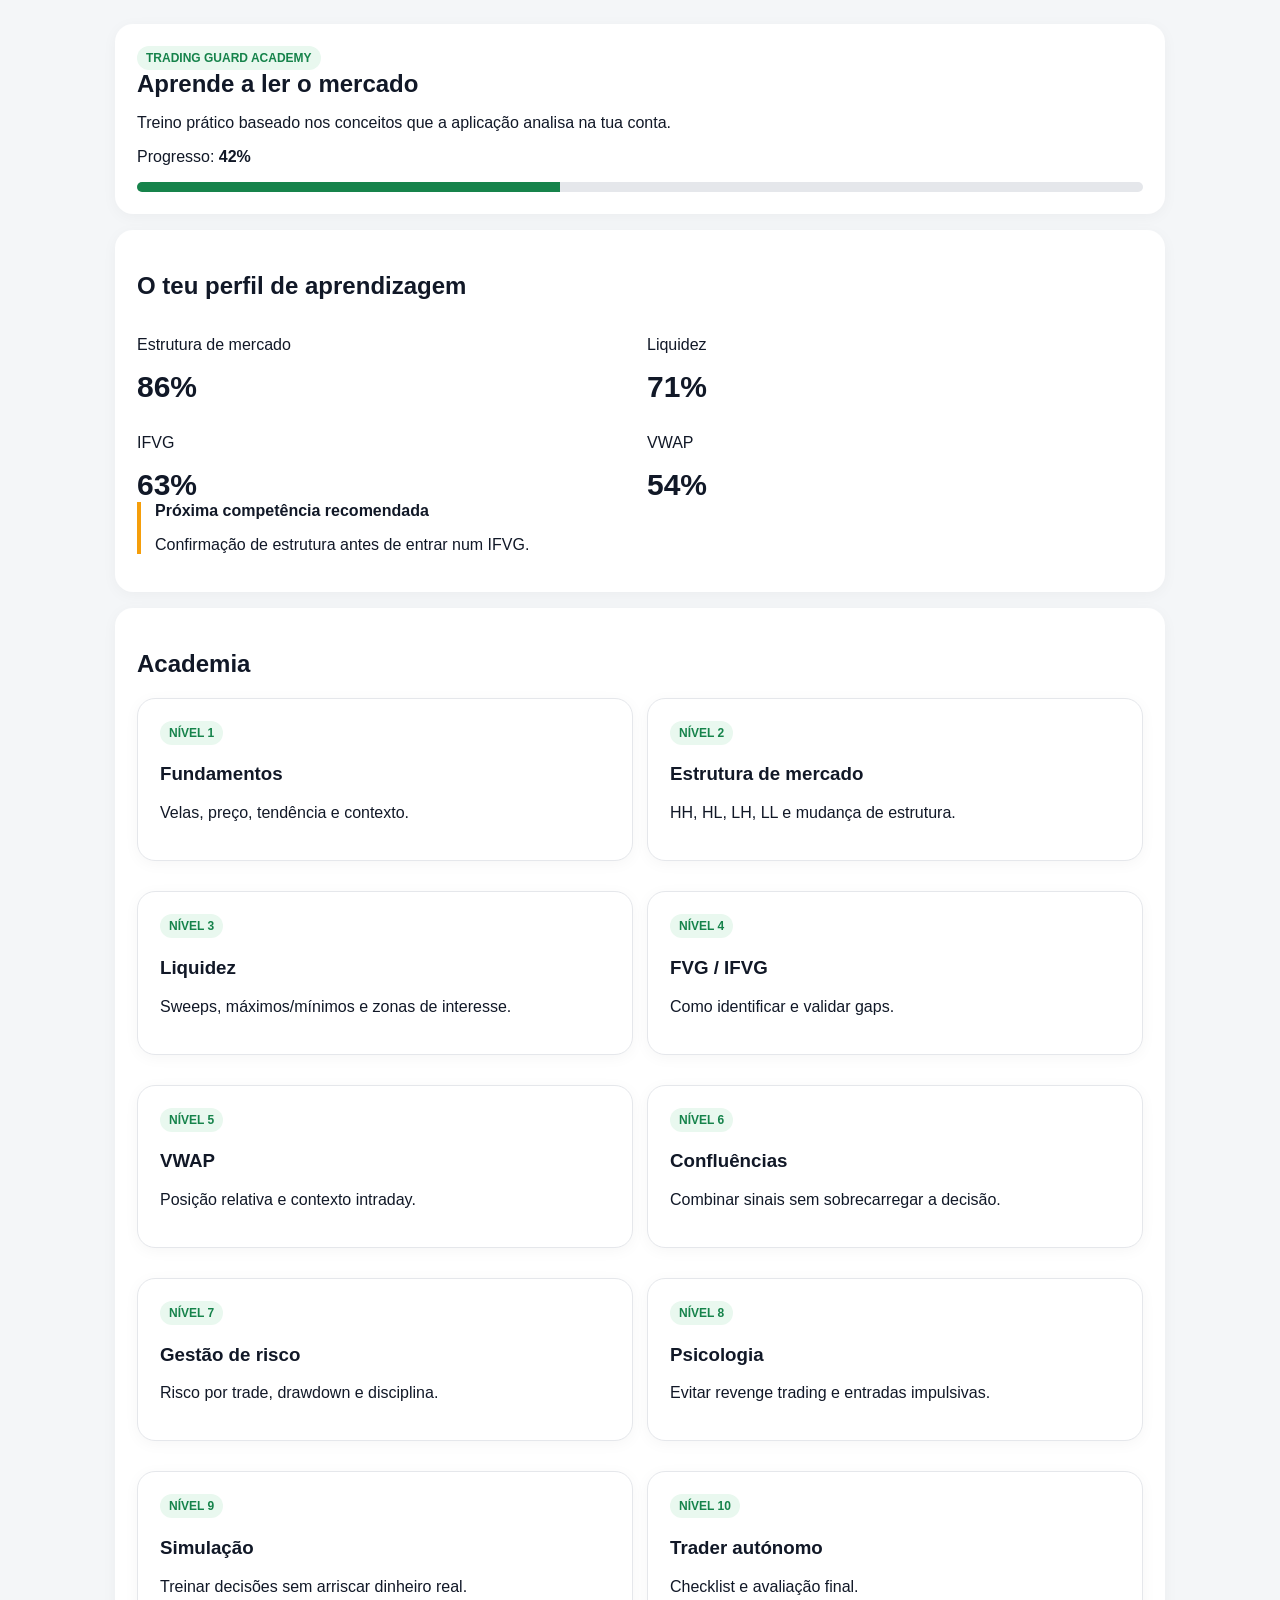
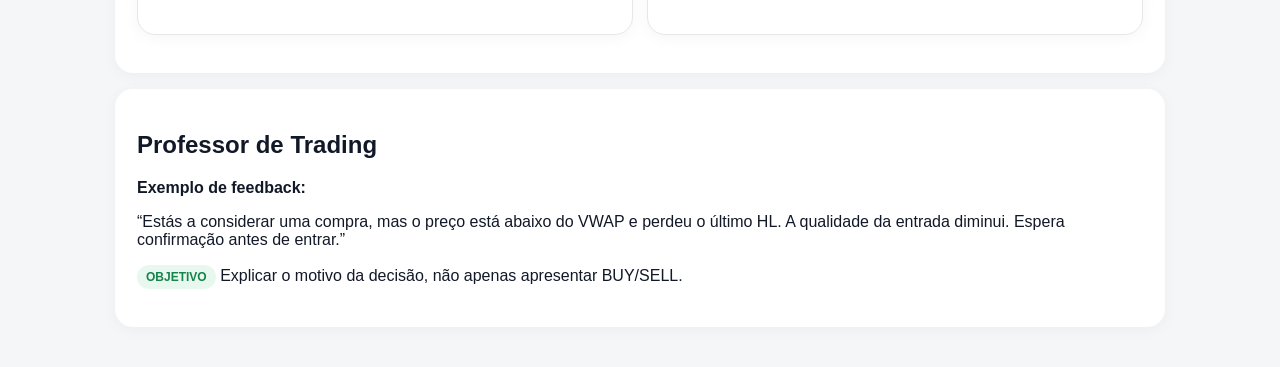
<file: trading_guard/academy/index.html>
<!doctype html><html lang="pt"><head><meta charset="utf-8"><meta name="viewport" content="width=device-width,initial-scale=1"><title>Trading Guard Academy</title><style>body{margin:0;font-family:-apple-system,BlinkMacSystemFont,"Segoe UI",sans-serif;background:#f4f6f8;color:#111827}.wrap{max-width:1050px;margin:auto;padding:24px}.hero,.card{background:#fff;border-radius:18px;padding:22px;margin-bottom:16px;box-shadow:0 3px 15px #0000000a}.hero h1{margin:0 0 8px}.progress{height:10px;background:#e5e7eb;border-radius:20px;overflow:hidden}.bar{height:100%;width:42%;background:#16834b}.grid{display:grid;grid-template-columns:repeat(2,1fr);gap:14px}.lesson{cursor:pointer;border:1px solid #e5e7eb}.lesson:hover{border-color:#16834b}.tag{display:inline-block;background:#e9f8ef;color:#16834b;padding:5px 9px;border-radius:99px;font-size:12px;font-weight:800}.score{font-size:30px;font-weight:800}.weak{border-left:4px solid #f59e0b;padding-left:14px}@media(max-width:700px){.grid{grid-template-columns:1fr}}</style></head><body><main class="wrap"><section class="hero"><span class="tag">TRADING GUARD ACADEMY</span><h1>Aprende a ler o mercado</h1><p>Treino prático baseado nos conceitos que a aplicação analisa na tua conta.</p><p>Progresso: <b>42%</b></p><div class="progress"><div class="bar"></div></div></section><section class="card"><h2>O teu perfil de aprendizagem</h2><div class="grid"><div><p>Estrutura de mercado</p><div class="score">86%</div></div><div><p>Liquidez</p><div class="score">71%</div></div><div><p>IFVG</p><div class="score">63%</div></div><div><p>VWAP</p><div class="score">54%</div></div></div><div class="weak"><b>Próxima competência recomendada</b><p>Confirmação de estrutura antes de entrar num IFVG.</p></div></section><section class="card"><h2>Academia</h2><div class="grid"><div class="card lesson" onclick="lesson(1)"><span class="tag">NÍVEL 1</span><h3>Fundamentos</h3><p>Velas, preço, tendência e contexto.</p></div><div class="card lesson" onclick="lesson(2)"><span class="tag">NÍVEL 2</span><h3>Estrutura de mercado</h3><p>HH, HL, LH, LL e mudança de estrutura.</p></div><div class="card lesson" onclick="lesson(3)"><span class="tag">NÍVEL 3</span><h3>Liquidez</h3><p>Sweeps, máximos/mínimos e zonas de interesse.</p></div><div class="card lesson" onclick="lesson(4)"><span class="tag">NÍVEL 4</span><h3>FVG / IFVG</h3><p>Como identificar e validar gaps.</p></div><div class="card lesson" onclick="lesson(5)"><span class="tag">NÍVEL 5</span><h3>VWAP</h3><p>Posição relativa e contexto intraday.</p></div><div class="card lesson" onclick="lesson(6)"><span class="tag">NÍVEL 6</span><h3>Confluências</h3><p>Combinar sinais sem sobrecarregar a decisão.</p></div><div class="card lesson" onclick="lesson(7)"><span class="tag">NÍVEL 7</span><h3>Gestão de risco</h3><p>Risco por trade, drawdown e disciplina.</p></div><div class="card lesson" onclick="lesson(8)"><span class="tag">NÍVEL 8</span><h3>Psicologia</h3><p>Evitar revenge trading e entradas impulsivas.</p></div><div class="card lesson" onclick="lesson(9)"><span class="tag">NÍVEL 9</span><h3>Simulação</h3><p>Treinar decisões sem arriscar dinheiro real.</p></div><div class="card lesson" onclick="lesson(10)"><span class="tag">NÍVEL 10</span><h3>Trader autónomo</h3><p>Checklist e avaliação final.</p></div></div></section><section class="card"><h2>Professor de Trading</h2><p><b>Exemplo de feedback:</b></p><p>“Estás a considerar uma compra, mas o preço está abaixo do VWAP e perdeu o último HL. A qualidade da entrada diminui. Espera confirmação antes de entrar.”</p><p><span class="tag">OBJETIVO</span> Explicar o motivo da decisão, não apenas apresentar BUY/SELL.</p></section></main><script>function lesson(n){alert('Nível '+n+' selecionado. A aula interativa será carregada a partir deste módulo.');}</script></body></html>
</file>
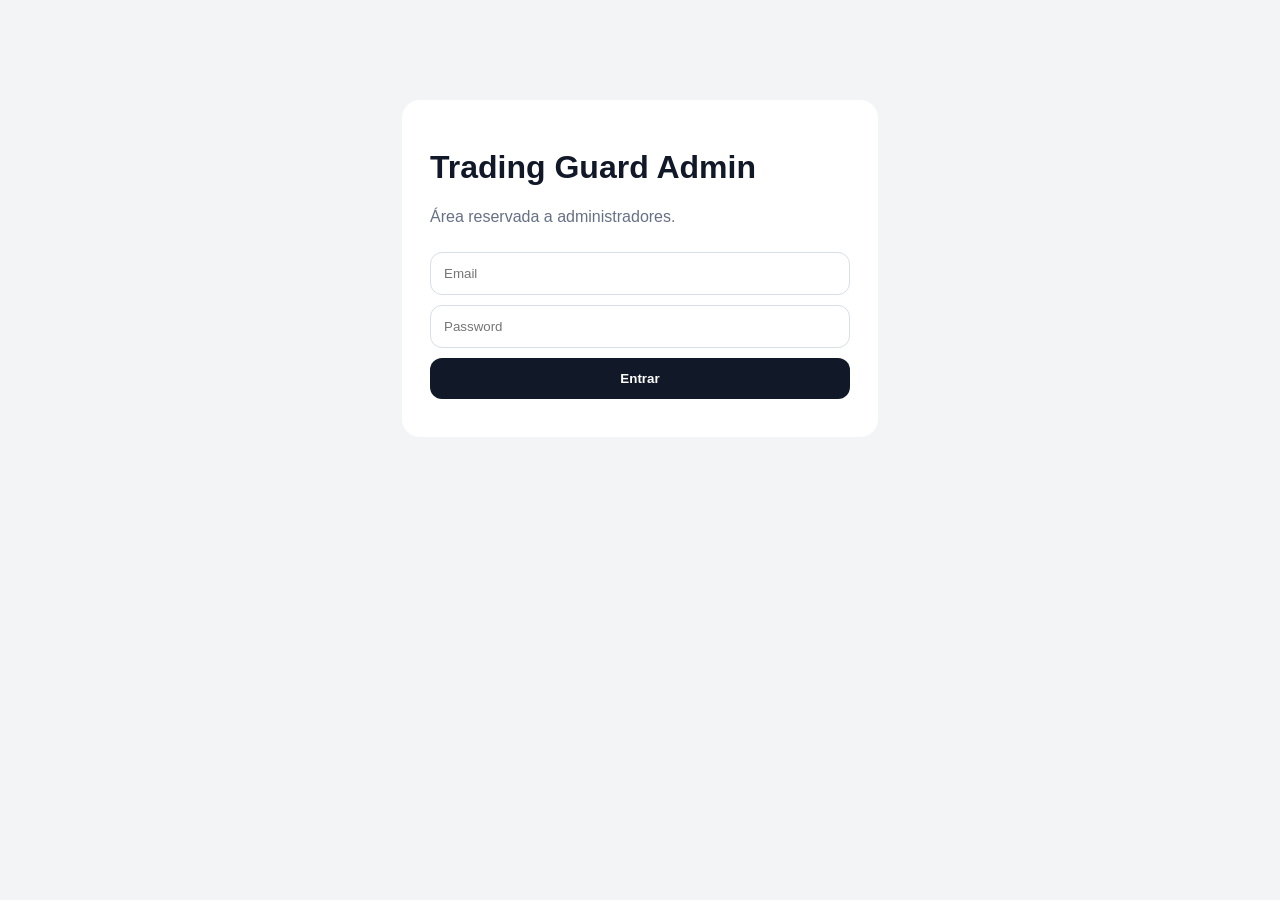
<file: trading_guard/admin/index.html>
<!doctype html><html lang="pt"><head><meta charset="utf-8"><meta name="viewport" content="width=device-width,initial-scale=1"><title>Trading Guard Admin</title><style>body{margin:0;font-family:-apple-system,BlinkMacSystemFont,"Segoe UI",sans-serif;background:#f3f4f6;color:#111827}.wrap{max-width:1100px;margin:auto;padding:28px}.top{display:flex;justify-content:space-between;align-items:center;margin-bottom:24px}.brand{font-size:24px;font-weight:800}.badge{background:#e9f8ef;color:#16834b;padding:7px 11px;border-radius:999px;font-size:12px;font-weight:800}.actions{display:flex;gap:8px}.smallbtn{border:1px solid #d8dee7;background:white;padding:8px 12px;border-radius:10px;font-weight:700}.grid{display:grid;grid-template-columns:repeat(4,1fr);gap:14px}.card{background:white;border-radius:16px;padding:20px;box-shadow:0 2px 12px #0000000b}.label{font-size:13px;color:#667085}.value{font-size:28px;font-weight:800;margin-top:6px}.panel{margin-top:20px}.table{width:100%;border-collapse:collapse}.table th,.table td{text-align:left;padding:13px;border-bottom:1px solid #e8ebef}.muted{color:#667085}.login{max-width:420px;margin:100px auto;background:white;padding:28px;border-radius:18px}.input,.btn{width:100%;padding:13px;border-radius:12px;box-sizing:border-box;margin-top:10px}.input{border:1px solid #d8dee7}.btn{border:0;background:#111827;color:white;font-weight:750}.error{color:#c0392b;margin-top:10px}.ok{color:#16834b;font-weight:700}.danger{color:#c0392b;font-weight:700}.status{display:inline-block;padding:5px 9px;border-radius:999px;background:#e9f8ef;color:#16834b;font-size:12px;font-weight:800}.scroll{overflow:auto}.event{font-weight:800}.event.LOGIN{color:#16834b}.event.REGISTER{color:#475467}.event.LOGOUT{color:#b26a00}@media(max-width:700px){.grid{grid-template-columns:1fr 1fr}.top{align-items:flex-start;gap:10px}.actions{flex-direction:column}}@media(max-width:450px){.grid{grid-template-columns:1fr}}</style></head><body><main id="login" class="login"><h1>Trading Guard Admin</h1><p class="muted">Área reservada a administradores.</p><input id="email" class="input" type="email" placeholder="Email"><input id="password" class="input" type="password" placeholder="Password"><button class="btn" onclick="doLogin()">Entrar</button><div id="error" class="error"></div></main><main id="app" class="wrap" style="display:none"><div class="top"><div><div class="brand">Trading Guard · Admin</div><div class="muted">Centro de controlo</div></div><div class="actions"><span class="badge">ADMIN · READ ONLY</span><button class="smallbtn" onclick="load()">Atualizar</button><button class="smallbtn" onclick="doLogout()">Sair</button></div></div><section class="grid"><div class="card"><div class="label">Utilizadores</div><div id="usersCount" class="value">—</div></div><div class="card"><div class="label">Sessões ativas</div><div id="sessions" class="value">—</div></div><div class="card"><div class="label">Trading</div><div id="trading" class="value">—</div></div><div class="card"><div class="label">Servidor</div><div id="serverTime" class="value">—</div></div></section><section class="panel card"><h2>Segurança</h2><div id="security">A carregar...</div></section><section class="panel card"><h2>Atividade recente</h2><div class="scroll"><table class="table"><thead><tr><th>Hora</th><th>Ação</th><th>Utilizador</th><th>Detalhe</th></tr></thead><tbody id="activity"></tbody></table></div></section><section class="panel card"><h2>Utilizadores</h2><div class="scroll"><table class="table"><thead><tr><th>ID</th><th>Email</th><th>Criado</th></tr></thead><tbody id="users"></tbody></table></div></section></main><script>const API=localStorage.getItem('tg_api_base')||'';let token=localStorage.getItem('tg_admin_token')||'';const headers=()=>({Authorization:'Bearer '+token});async function doLogin(){const e=document.getElementById('email').value,p=document.getElementById('password').value;try{const r=await fetch(API+'/api/v1/auth/login',{method:'POST',headers:{'Content-Type':'application/json'},body:JSON.stringify({email:e,password:p})});const d=await r.json();if(!r.ok)throw Error(d.detail||'Login inválido');token=d.access_token;localStorage.setItem('tg_admin_token',token);load()}catch(x){document.getElementById('error').textContent=x.message}}async function doLogout(){try{if(token)await fetch(API+'/api/v1/auth/logout',{method:'POST',headers:headers()})}finally{token='';localStorage.removeItem('tg_admin_token');document.getElementById('app').style.display='none';document.getElementById('login').style.display='block'}}async function load(){if(!token)return;try{const h=headers();const [o,s,u,a]=await Promise.all([fetch(API+'/api/v1/admin/overview',{headers:h}),fetch(API+'/api/v1/admin/security',{headers:h}),fetch(API+'/api/v1/admin/users',{headers:h}),fetch(API+'/api/v1/admin/activity?limit=50',{headers:h})]);if(!o.ok){localStorage.removeItem('tg_admin_token');token='';document.getElementById('error').textContent='Acesso de administrador não autorizado.';return}const d=await o.json(),sec=await s.json(),ud=await u.json(),ad=await a.json();document.getElementById('login').style.display='none';document.getElementById('app').style.display='block';document.getElementById('usersCount').textContent=d.users;document.getElementById('sessions').textContent=d.active_sessions;document.getElementById('trading').textContent=d.trading_execution==='disabled'?'BLOCKED':'ACTIVE';document.getElementById('trading').className='value '+(d.trading_execution==='disabled'?'ok':'danger');document.getElementById('serverTime').textContent=new Date(d.server_time*1000).toLocaleTimeString('pt-PT');document.getElementById('security').innerHTML='<p>Autenticação: <span class="status">'+sec.authentication+'</span></p><p>Expiração de sessão: <span class="status">'+(sec.session_expiry?'ATIVA':'INATIVA')+'</span></p><p>Sessões expiradas: <b>'+sec.expired_sessions+'</b></p><p>Execução de trading: <span class="status">'+sec.trading_execution.toUpperCase()+'</span></p><p>Admin allowlist: <span class="status">'+(sec.admin_allowlist_configured?'CONFIGURADA':'PENDENTE')+'</span></p>';document.getElementById('activity').innerHTML=(ad.events||[]).map(x=>'<tr><td>'+new Date(x.created_at*1000).toLocaleString('pt-PT')+'</td><td><span class="event '+x.action+'">'+x.action+'</span></td><td>'+x.user_email+'</td><td>'+x.detail+'</td></tr>').join('')||'<tr><td colspan="4" class="muted">Sem atividade registada.</td></tr>';document.getElementById('users').innerHTML=(ud.users||[]).map(x=>'<tr><td>'+x.id+'</td><td>'+x.email+'</td><td>'+new Date(x.created_at*1000).toLocaleString('pt-PT')+'</td></tr>').join('')}catch(e){document.getElementById('error').textContent='API cloud indisponível.'}}if(token)load();</script></body></html>
</file>
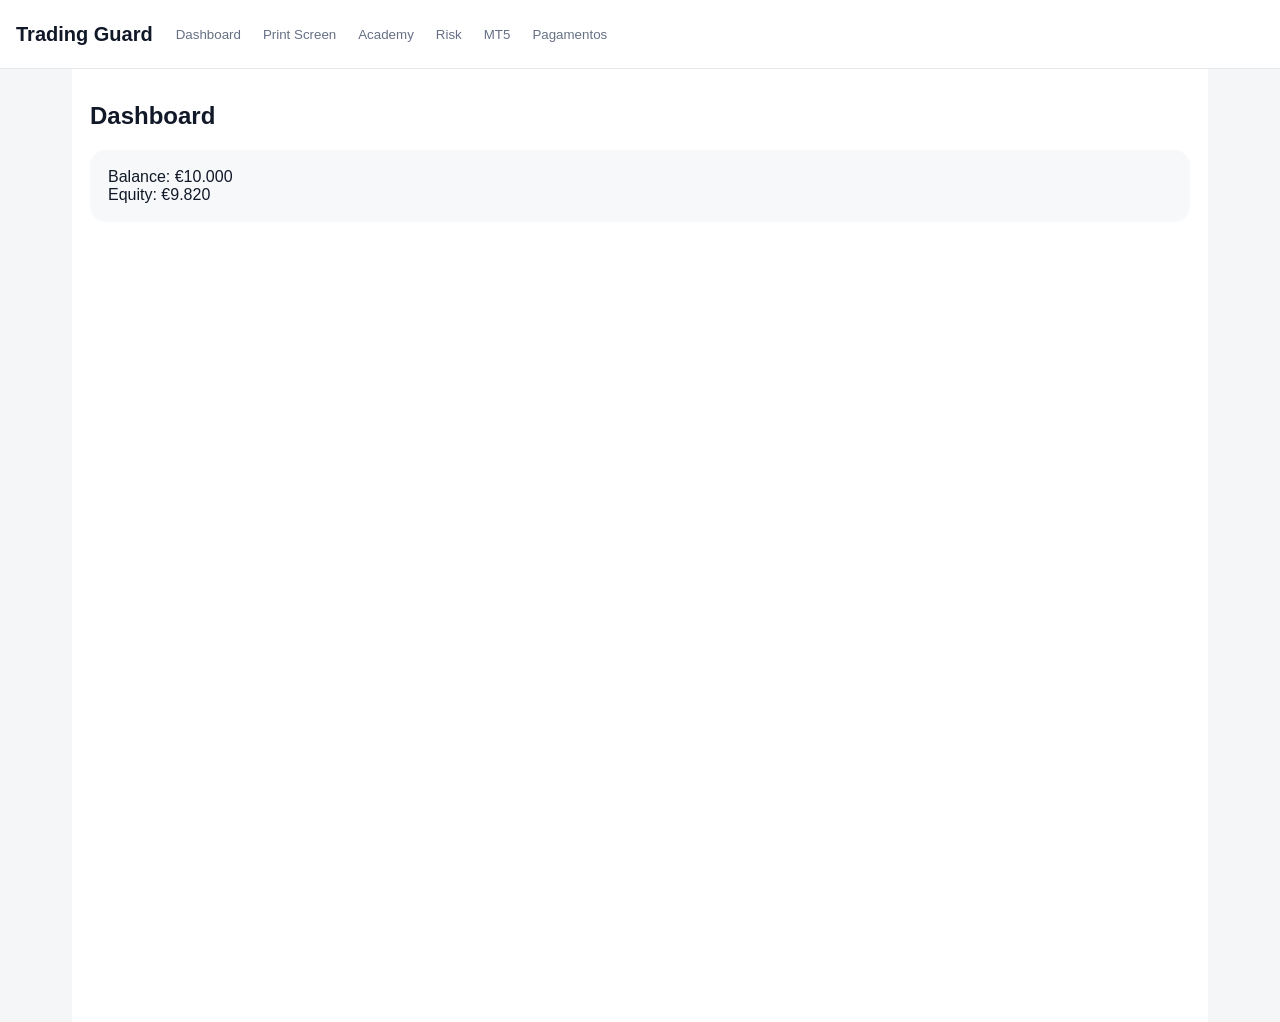
<file: trading_guard/demo/index.html>
<!doctype html><html lang="pt"><head><meta charset="utf-8"><meta name="viewport" content="width=device-width,initial-scale=1"><title>Trading Guard</title><style>body{margin:0;font-family:-apple-system,BlinkMacSystemFont,"Segoe UI",sans-serif;background:#f4f6f8;color:#111827}.app{max-width:1100px;margin:auto;background:#fff;min-height:100vh;padding:82px 18px 40px}.topnav{position:fixed;top:0;left:0;right:0;height:68px;background:#fff;border-bottom:1px solid #e5e8eb;display:flex;align-items:center;gap:14px;padding:0 16px;z-index:5}.brand{font-weight:850;font-size:20px}.menu{display:flex;gap:4px;overflow:auto}.menu button{border:0;background:none;padding:9px;color:#667085;white-space:nowrap}.menu button.active{font-weight:800;color:#111827}.section{display:none}.section.active{display:block}.card{background:#f6f8fa;border-radius:16px;padding:18px}.btn{width:100%;border:0;border-radius:14px;padding:15px;background:#111827;color:#fff;font-weight:750;font-size:16px;cursor:pointer}.btn.secondary{background:#eef1f5;color:#111827}.pastebox{border:2px dashed #cbd5e1;border-radius:18px;padding:28px 18px;text-align:center;background:#fafbfc}.preview{display:block;max-width:100%;max-height:500px;margin:16px auto;border-radius:14px}.hidden{display:none}.note{font-size:13px;color:#667085;line-height:1.45}.signal{text-align:center;background:#f6f8fa;border-radius:18px;padding:20px;margin-top:16px}.direction{font-size:38px;font-weight:900}@media(max-width:600px){.app{padding-top:78px}.brand{font-size:17px}.menu button{font-size:12px;padding:8px 6px}}</style></head><body><main class="app"><header class="topnav"><div class="brand">Trading Guard</div><nav class="menu"><button onclick="openPage('dashboard',this)">Dashboard</button><button onclick="openPage('screenshot',this)">Print Screen</button><button onclick="openPage('academy',this)">Academy</button><button onclick="openPage('risk',this)">Risk</button><button onclick="openPage('positions',this)">MT5</button><button onclick="openPage('payments',this)">Pagamentos</button></nav></header><section id="dashboard" class="section active"><h2>Dashboard</h2><div class="card">Balance: €10.000<br>Equity: €9.820</div></section><section id="screenshot" class="section"><h2>Print Screen</h2><p>Cola o gráfico do TradingView. A configuração técnica fica automática.</p><div id="pasteArea" class="pastebox" tabindex="0"><b>COLAR IMAGEM AQUI</b><p class="note">No iPhone, toca aqui e escolhe <b>Colar</b>. Também podes usar o botão abaixo.</p><button class="btn secondary" type="button" onclick="pasteFromClipboard()">Colar imagem</button></div><input id="file" class="hidden" type="file" accept="image/png,image/jpeg,image/webp" onchange="fileSelected(event)"><button class="btn secondary" style="margin-top:10px" onclick="document.getElementById('file').click()">Escolher da galeria</button><img id="preview" class="preview hidden"><button id="analyze" class="btn hidden" style="margin-top:10px" onclick="analyze()">Analisar gráfico com IA</button><div id="status" class="note"></div><div id="signal" class="signal hidden"><div id="direction" class="direction">AGUARDA</div><div id="confidence" class="note"></div><div id="summary" class="note"></div><div id="reasons" class="note"></div><div id="invalidation" class="note"></div></div></section><section id="academy" class="section"><h2>Academy</h2><div class="card">Aprende estrutura, liquidez, IFVG, VWAP e gestão de risco.</div></section><section id="risk" class="section"><h2>Risk Engine</h2><div class="card">Estado: NORMAL</div></section><section id="positions" class="section"><h2>MT5</h2><div class="card">XAUUSD · BUY · 0.10 lot</div></section><section id="payments" class="section"><h2>Pagamentos</h2><div class="card">Planos Starter · Pro · Premium</div></section></main><script>let currentImage=null;const API_BASE='';function openPage(id,b){document.querySelectorAll('.section').forEach(x=>x.classList.remove('active'));document.getElementById(id).classList.add('active');document.querySelectorAll('.menu button').forEach(x=>x.classList.remove('active'));if(b)b.classList.add('active')}function displayImage(file){if(!file||!file.type||!file.type.startsWith('image/')){setStatus('O conteúdo colado não é uma imagem. Copia o gráfico como imagem.');return}currentImage=file;const img=document.getElementById('preview');img.src=URL.createObjectURL(file);img.classList.remove('hidden');document.getElementById('analyze').classList.remove('hidden');document.getElementById('signal').classList.add('hidden');setStatus('Imagem pronta para análise.')}function setStatus(t){document.getElementById('status').textContent=t}function fileSelected(e){displayImage(e.target.files[0])}document.getElementById('pasteArea').addEventListener('paste',function(e){const items=e.clipboardData&&e.clipboardData.items||[];for(const item of items){if(item.type&&item.type.startsWith('image/')){e.preventDefault();displayImage(item.getAsFile());return}}});async function pasteFromClipboard(){try{if(!window.isSecureContext||!navigator.clipboard||typeof navigator.clipboard.read!=='function'){document.getElementById('pasteArea').focus();setStatus('No iPhone, toca dentro da caixa e escolhe “Colar” no menu do sistema.');return}const items=await navigator.clipboard.read();for(const item of items){const type=item.types.find(t=>t==='image/png'||t==='image/jpeg'||t==='image/webp'||t.startsWith('image/'));if(type){displayImage(await item.getType(type));return}}setStatus('Não existe uma imagem na área de transferência. Copia primeiro o gráfico no TradingView.')}catch(e){document.getElementById('pasteArea').focus();setStatus('O iPhone bloqueou a leitura automática. Toca na caixa e escolhe “Colar”.')}}async function analyze(){if(!currentImage)return;const btn=document.getElementById('analyze');btn.disabled=true;setStatus('A analisar o gráfico…');try{const dataUrl=await toDataUrl(currentImage);const r=await fetch(API_BASE+'/api/v1/vision/chart',{method:'POST',headers:{'Content-Type':'application/json'},credentials:'include',body:JSON.stringify({image_data_url:dataUrl,symbol:'XAUUSD',timeframe:'M5'})});const text=await r.text();let data={};try{data=JSON.parse(text)}catch(_){throw new Error('O servidor de análise não está disponível neste momento.')}if(!r.ok)throw new Error(data.detail||'Não foi possível analisar o gráfico.');document.getElementById('signal').classList.remove('hidden');document.getElementById('direction').textContent=data.signal==='BUY'?'COMPRA':data.signal==='SELL'?'VENDA':'AGUARDA';document.getElementById('confidence').textContent='Confiança: '+data.confidence+'%';document.getElementById('summary').textContent=data.summary||'';document.getElementById('reasons').textContent=(data.reasons||[]).join(' · ');document.getElementById('invalidation').textContent=data.invalidation?'Invalidação: '+data.invalidation:'';setStatus('Análise concluída.')}catch(e){setStatus(e&&e.message?e.message:'Erro ao analisar o gráfico.')}finally{btn.disabled=false}}function toDataUrl(file){return new Promise((resolve,reject)=>{const r=new FileReader();r.onload=()=>resolve(r.result);r.onerror=()=>reject(new Error('Não foi possível ler a imagem.'));r.readAsDataURL(file)})}</script></body></html>
</file>
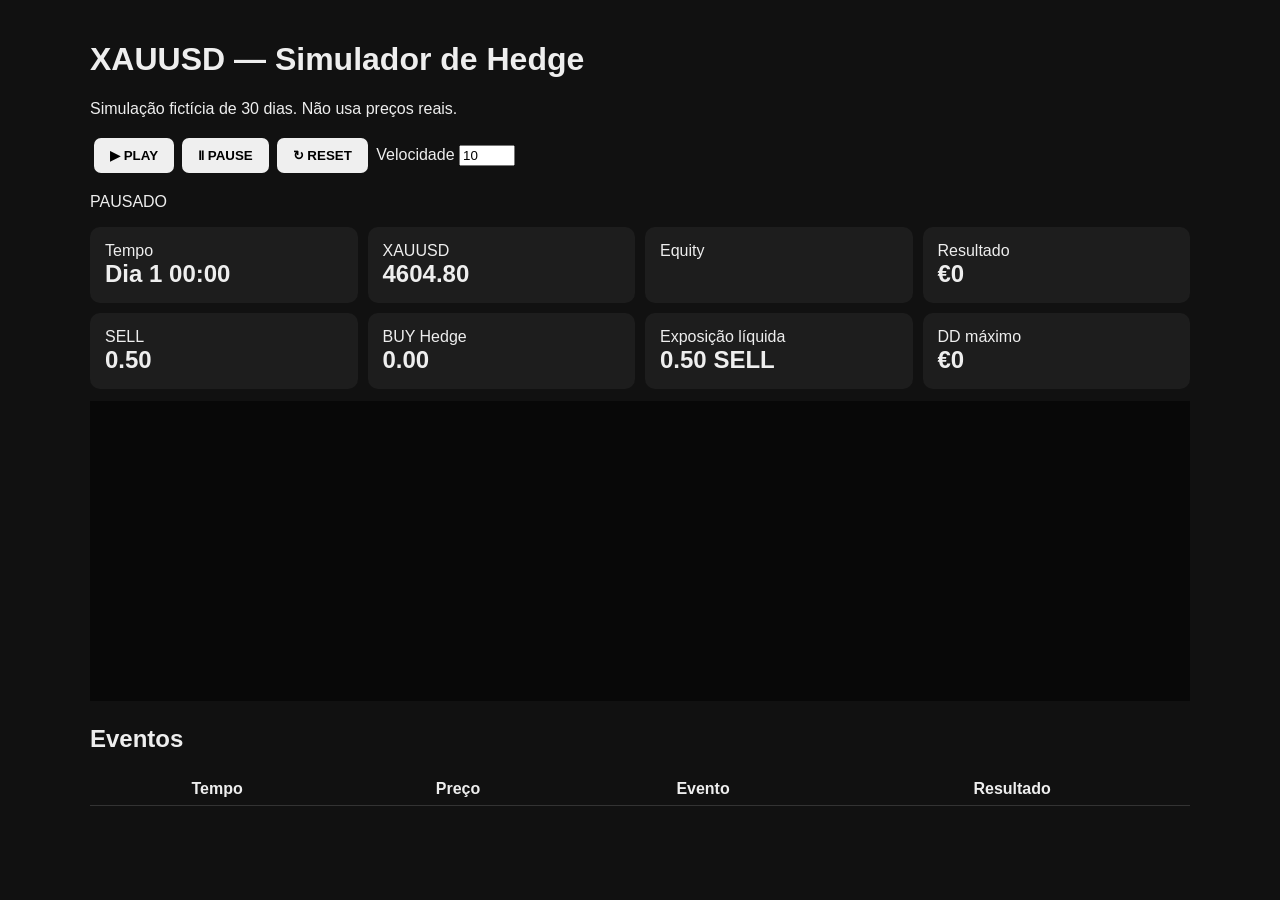
<file: docs/xauusd-hedge-simulator.html>
<!doctype html><html lang="pt-PT"><head><meta charset="utf-8"><meta name="viewport" content="width=device-width,initial-scale=1"><title>XAUUSD Hedge Simulator</title><style>body{font-family:Arial,sans-serif;background:#111;color:#eee;padding:20px;max-width:1100px;margin:auto}.g{display:grid;grid-template-columns:repeat(4,1fr);gap:10px}.c{background:#1d1d1d;padding:15px;border-radius:10px}.b{font-size:24px;font-weight:bold}button{padding:10px 16px;margin:4px;border:0;border-radius:7px;font-weight:bold}canvas{width:100%;height:300px;background:#080808;margin-top:12px}table{width:100%;margin-top:15px;border-collapse:collapse}td,th{padding:7px;border-bottom:1px solid #333}@media(max-width:700px){.g{grid-template-columns:repeat(2,1fr)}}</style></head><body><h1>XAUUSD — Simulador de Hedge</h1><p>Simulação fictícia de 30 dias. Não usa preços reais.</p><button id="play">▶ PLAY</button><button id="pause">Ⅱ PAUSE</button><button id="reset">↻ RESET</button><label> Velocidade <input id="speed" type="number" value="10" min="1" max="100"></label><p id="status">PAUSADO</p><div class="g"><div class="c">Tempo<div id="time" class="b"></div></div><div class="c">XAUUSD<div id="price" class="b"></div></div><div class="c">Equity<div id="eq" class="b"></div></div><div class="c">Resultado<div id="res" class="b"></div></div><div class="c">SELL<div id="sell" class="b"></div></div><div class="c">BUY Hedge<div id="buy" class="b"></div></div><div class="c">Exposição líquida<div id="net" class="b"></div></div><div class="c">DD máximo<div id="dd" class="b"></div></div></div><canvas id="chart" width="1000" height="300"></canvas><h2>Eventos</h2><table><thead><tr><th>Tempo</th><th>Preço</th><th>Evento</th><th>Resultado</th></tr></thead><tbody id="log"></tbody></table><script>let s,timer=null;const startPrice=4604.8,capital=5000,contract=100;function reset(){pause();s={d:1,m:0,p:startPrice,sell:.5,buy:0,be:0,hedge:false,next:0,peak:capital,maxdd:0,h:[startPrice],log:[]};render()}function pnl(){return (startPrice-s.p)*s.sell*contract+(s.buy?(s.p-s.be)*s.buy*contract:0)}function eq(){return capital+pnl()}function ev(x){s.log.unshift([`D${s.d} ${String(Math.floor(s.m/60)).padStart(2,'0')}:${String(s.m%60).padStart(2,'0')}`,s.p.toFixed(2),x,(eq()-capital).toFixed(0)]);s.log=s.log.slice(0,20)}function tick(){let v=6;s.p=Math.max(3500,s.p+(Math.random()-.5)*2*v+(Math.random()<.025?(Math.random()-.5)*70:0));s.m++;if(s.m>=1440){s.m=0;s.d++}if(!s.hedge&&pnl()<=-5000){s.buy=.5;s.be=s.p;s.hedge=true;s.next=s.p-10;ev('ABRIU BUY 0,50 — HEDGE')}if(s.hedge&&s.buy>0&&s.p<=s.next){s.buy=Math.max(0,+(s.buy-.1).toFixed(2));ev('REDUZIU BUY → '+s.buy.toFixed(2));s.next-=10}let e=eq();s.peak=Math.max(s.peak,e);s.maxdd=Math.min(s.maxdd,e-s.peak);if(e>=capital&&s.hedge){ev('RECUPEROU — FECHOU CICLO');s.hedge=false;s.buy=0;s.sell=.5;s.peak=capital}s.h.push(s.p);if(s.h.length>800)s.h.shift();if(s.d>30){pause();ev('FIM DOS 30 DIAS')}render()}function play(){if(timer)return;document.getElementById('status').textContent='A CORRER';let sp=Math.max(1,+document.getElementById('speed').value||10);timer=setInterval(()=>{for(let i=0;i<sp;i++)tick()},100)}function pause(){if(timer){clearInterval(timer);timer=null}document.getElementById('status').textContent='PAUSADO'}function render(){time.textContent=`Dia ${s.d} ${String(Math.floor(s.m/60)).padStart(2,'0')}:${String(s.m%60).padStart(2,'0')}`;price.textContent=s.p.toFixed(2);eq.textContent='€'+eq().toFixed(0);res.textContent='€'+(eq()-capital).toFixed(0);sell.textContent=s.sell.toFixed(2);buy.textContent=s.buy.toFixed(2);net.textContent=(s.sell-s.buy).toFixed(2)+' SELL';dd.textContent='€'+Math.abs(s.maxdd).toFixed(0);log.innerHTML=s.log.map(x=>`<tr><td>${x[0]}</td><td>${x[1]}</td><td>${x[2]}</td><td>${x[3]}</td></tr>`).join('');let c=chart,ctx=c.getContext('2d');ctx.clearRect(0,0,c.width,c.height);let a=s.h,mi=Math.min(...a),ma=Math.max(...a);ctx.beginPath();a.forEach((v,i)=>{let x=10+i*(c.width-20)/Math.max(1,a.length-1),y=c.height-10-(v-mi)/(ma-mi||1)*(c.height-20);i?ctx.lineTo(x,y):ctx.moveTo(x,y)});ctx.stroke()}play.onclick=play;pause.onclick=pause;reset.onclick=reset;reset();</script></body></html>
</file>
